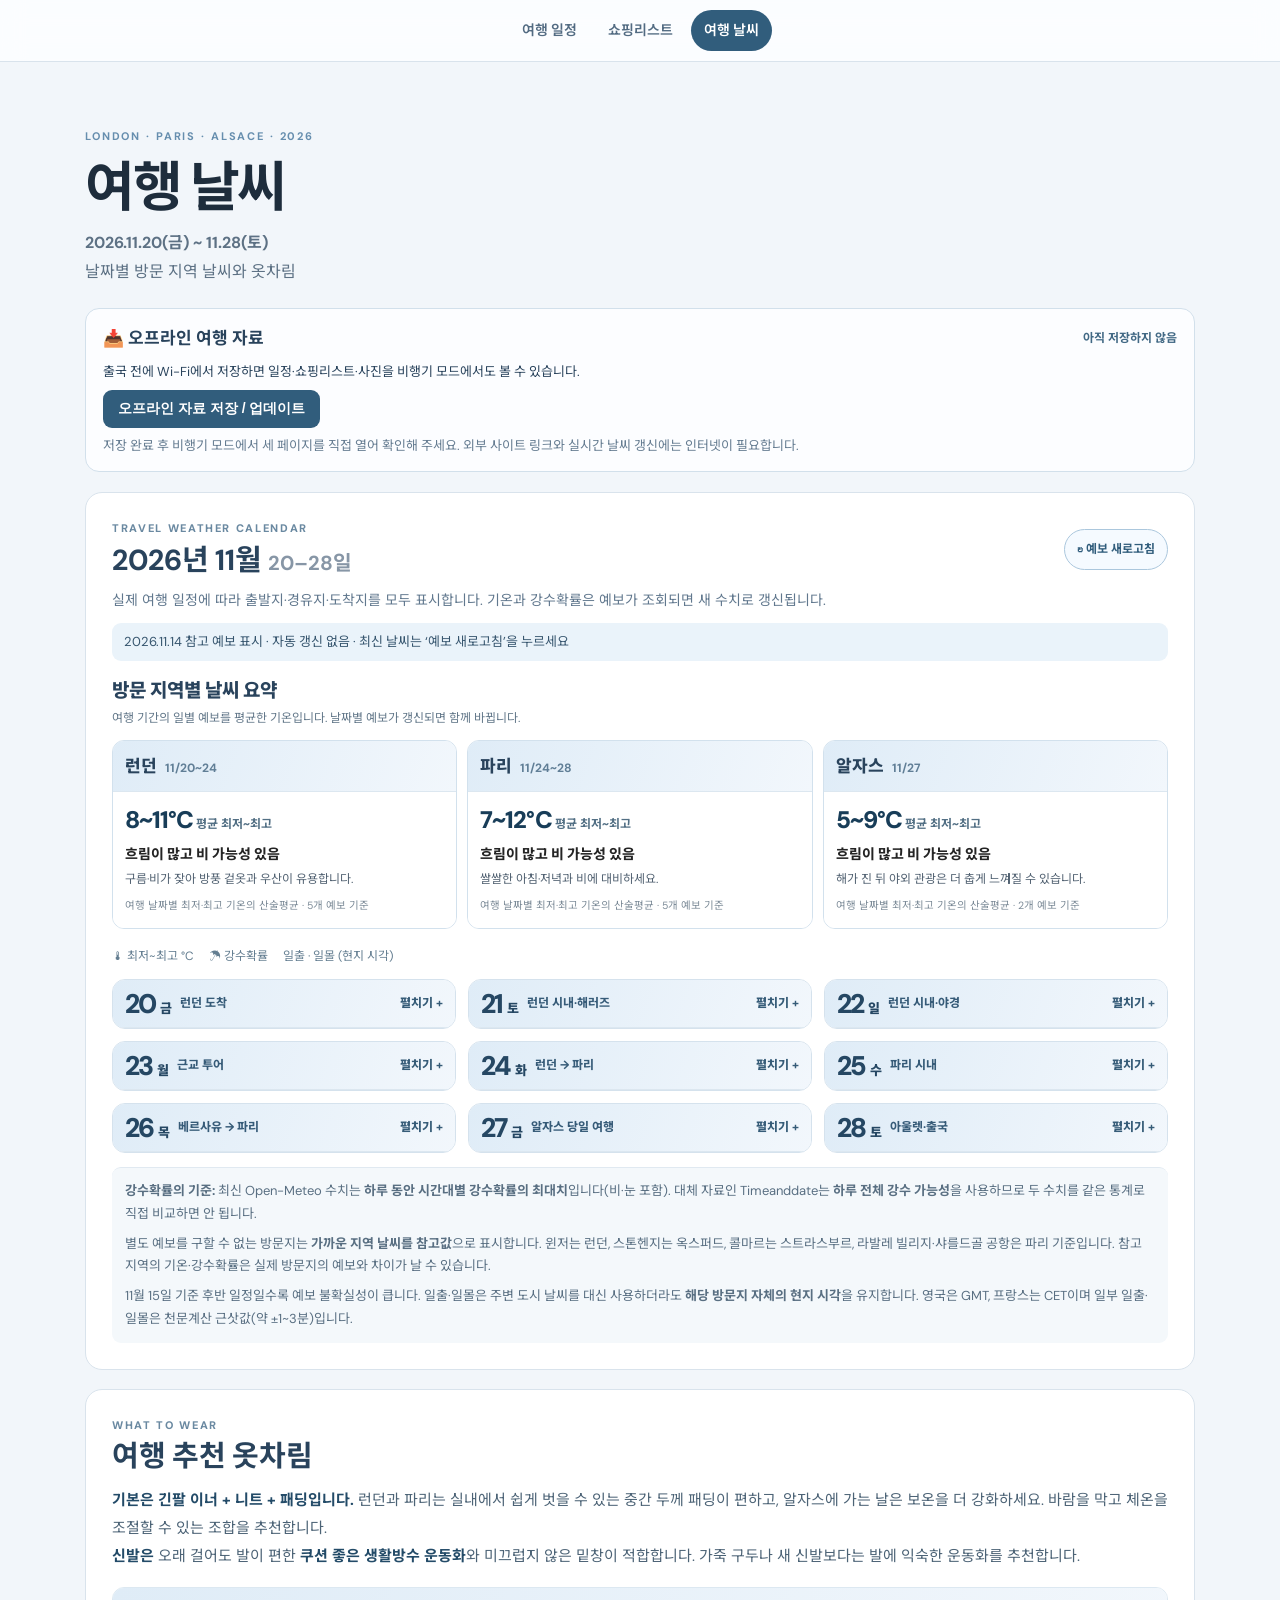
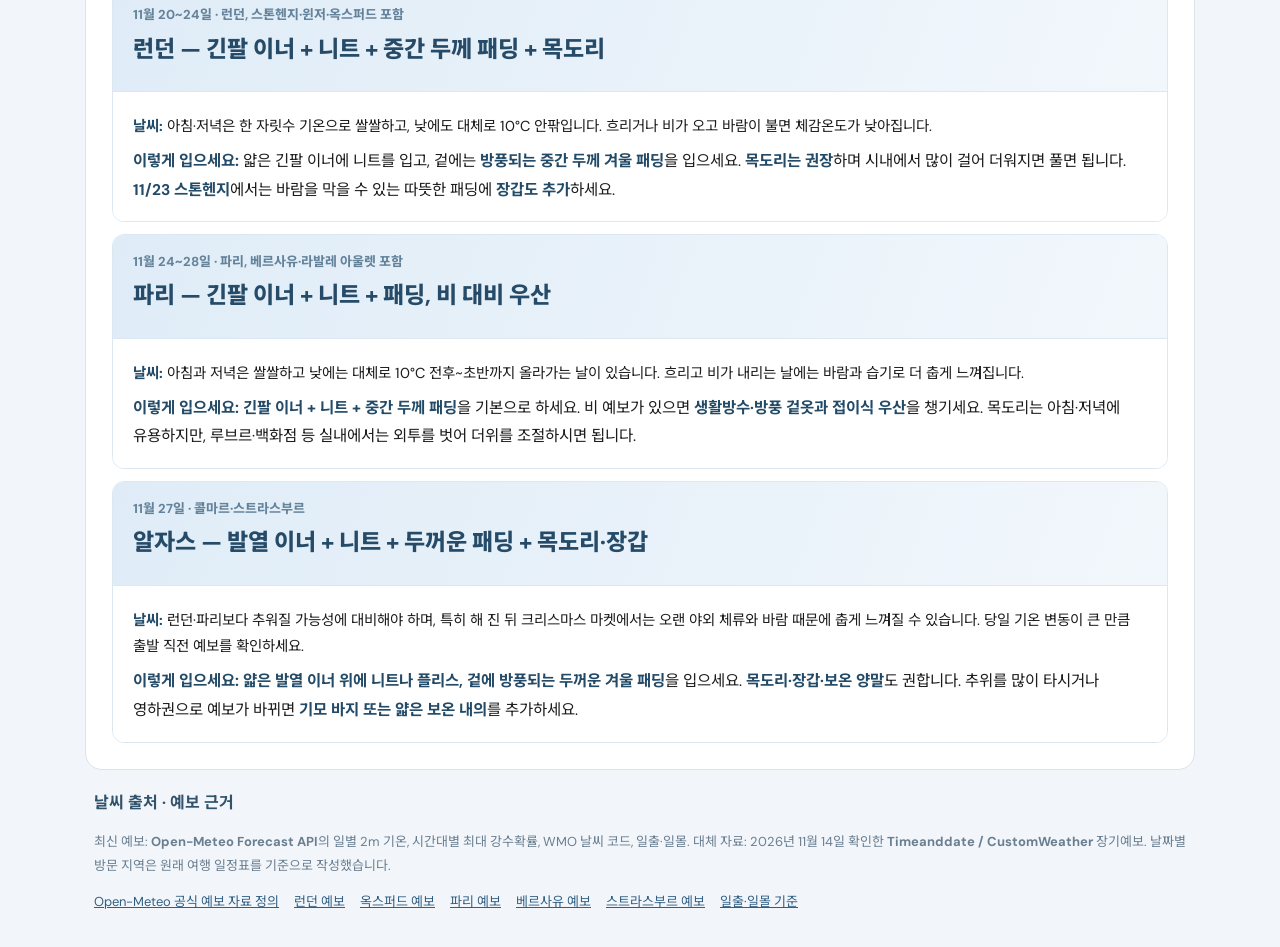
<file: weather.html>
<!doctype html><html lang="ko"><head><meta charset="utf-8"><meta name="viewport" content="width=device-width,initial-scale=1,viewport-fit=cover"><meta name="theme-color" content="#f7f5f0"><title>여행 날씨 | 2026 런던·파리</title><link rel="stylesheet" href="site.css?v=20261012-shop-jelly-nav-01"><style>
body[data-document="weather"] main{width:min(calc(100% - 24px),1110px)}
.w-wrap{background:white;border:1px solid #d9e3ec;border-radius:17px;padding:clamp(13px,2.4vw,26px);margin:0 0 19px}
.w-top{display:flex;align-items:center;justify-content:space-between;gap:10px}
.w-top h2,.w-outfits h2{font-size:clamp(23px,3vw,29px);line-height:1.35;color:#29435c;margin:0}
.w-top small{color:#8796a6;font-size:.7em}
.w-kicker{font-size:11px;color:#6a89a1;letter-spacing:.15em;font-weight:800;margin:0 0 2px}
.w-ref{border:1px solid #abc7dd;color:#315d7c;background:#f5faff;border-radius:24px;padding:9px 12px;cursor:pointer;white-space:nowrap;font:inherit;font-size:12px;font-weight:700}
.w-ref:disabled{opacity:.6;cursor:wait}
.w-intro{font-size:14px;line-height:1.7;color:#61788e;margin:9px 0}
.w-status{font-size:13px;line-height:1.6;color:#36556e;background:#eaf3fa;padding:9px 12px;border-radius:9px;margin:10px 0}
.w-region-overview{margin:17px 0 17px}
.w-region-overview h3{color:#29435c;font-size:19px;font-weight:800;line-height:1.4;margin:0 0 4px}
.w-overview-desc{color:#627789;font-size:12px;line-height:1.65;margin:0 0 11px}
.w-region-grid{display:grid;grid-template-columns:repeat(3,minmax(0,1fr));gap:10px}
.w-region-card{min-width:0;border:1px solid #d2e1ed;border-radius:12px;overflow:hidden;background:#fff}
.w-region-head{display:flex;align-items:baseline;gap:8px;flex-wrap:wrap;padding:10px 12px;background:linear-gradient(110deg,#dfecf7,#f2f7fc);border-bottom:1px solid #dce7f0}
.w-region-head strong{color:#29435c;font-size:17px;font-weight:800}
.w-region-head small{color:#607e96;font-size:12px;font-weight:700}
.w-region-body{padding:13px 12px 14px;background:#fff;color:#181818}
.w-region-temp{font-size:24px;font-weight:850;letter-spacing:-.04em;line-height:1.25;color:#183d58}
.w-region-temp small{font-size:12px;color:#526f84;font-weight:700;letter-spacing:0}
.w-region-sky{font-size:14px;font-weight:750;color:#242424;margin-top:9px;line-height:1.5}
.w-region-extra{font-size:12px;color:#526272;line-height:1.65;margin-top:5px}
.w-region-source{font-size:10.5px;color:#7b8a97;margin-top:8px;line-height:1.5}
.w-legend{font-size:12px;color:#647e91;margin:12px 0;display:flex;flex-wrap:wrap;gap:6px 15px}
.w-calendar{display:grid;grid-template-columns:repeat(3,minmax(0,1fr));gap:12px;align-items:start}
.w-day{min-width:0;background:#fff;border:1px solid #d5e2ed;border-radius:13px;overflow:hidden}
.w-date{display:flex;align-items:center;gap:8px;background:linear-gradient(110deg,#dfecf7,#f2f7fc);border:0;border-bottom:1px solid #dce7f0;padding:10px 12px;width:100%;font:inherit;text-align:left;cursor:pointer;appearance:none}
.w-date:focus-visible{outline:3px solid #7ca6c5;outline-offset:-3px}
.w-toggle{font-size:12px;font-weight:800;color:#365c78;white-space:nowrap;margin-left:auto}
.w-day-body{background:#fff}
.w-day-body[hidden]{display:none!important}
.w-num{font-size:27px;font-weight:850;line-height:1;color:#254763;letter-spacing:-.06em;flex-shrink:0}
.w-week{font-size:13px;margin-left:4px;letter-spacing:0}
.w-desc{font-size:12px;font-weight:750;color:#365b78;line-height:1.35;min-width:0}
.w-city{padding:9px 11px;border-bottom:1px solid #e7edf3;background:#fff;color:#191919}
.w-city:last-child{border-bottom:0}
.w-name{display:flex;justify-content:space-between;align-items:baseline;gap:5px;flex-wrap:wrap}
.w-name strong{font-size:17px;line-height:1.4;color:#191919}
.w-name small{font-size:14px;color:#323232;line-height:1.45;font-weight:600}
.w-weather{display:flex;align-items:center;gap:7px;flex-wrap:wrap;margin:5px 0 3px}
.w-emoji{font-size:18px;line-height:1}
.w-temp{font-size:18px;color:#161616;font-weight:800}
.w-pop{border-radius:19px;background:#e8f0fa;color:#183d62;font-size:12px;line-height:1.5;padding:3px 7px;font-weight:800}
.w-pop.rainy{color:#153e72;background:#dfeafe}
.w-sun{font-size:16px;color:#222;line-height:1.55;font-weight:650;font-variant-numeric:tabular-nums}
.w-source{font-size:11px;color:#444;line-height:1.4;margin-top:3px}
.w-caution{font-size:13px;color:#596f82;background:#f4f8fb;border-top:1px solid #e0e9f1;border-radius:9px;padding:12px 13px;margin-top:14px;line-height:1.75}
.w-caution p{margin:0 0 7px}
.w-caution p:last-child{margin-bottom:0}
.w-lead{color:#4c6376;font-size:15px;line-height:1.85;margin:11px 0 17px}
.w-lead[data-weather-field="outfit_intro"]{white-space:pre-line}
.w-clothes{display:grid;grid-template-columns:1fr;gap:12px}
.w-clothes article{background:#fff;border:1px solid #dce8f1;border-radius:12px;padding:0;overflow:hidden}
.w-outfit-heading{background:linear-gradient(110deg,#dfecf7,#f2f7fc);padding:15px 20px;border-bottom:1px solid #dce7f0}
.w-outfit-body{background:#fff;padding:14px 20px 17px;color:#161616}
.w-outfit-body strong{color:#111}
.w-clothes small{display:block;color:#64839a;font-size:13px;font-weight:750}
.w-clothes h3{font-size:clamp(19px,2.7vw,23px);color:#254b68;line-height:1.5;margin:5px 0 10px;font-weight:800}
.w-clothes p{color:#1d1d1d;font-size:15px;line-height:1.85;margin:7px 0 0;word-break:keep-all}
.w-clothes strong,.w-lead strong{color:#234b68}
.w-clothes .w-weather-reason{color:#1c1c1c;font-size:14.5px}
.w-clothes .w-wear-detail{color:#1c1c1c;font-size:15.5px}
.w-cites{font-size:13px;color:#697e90;line-height:1.8;margin:0 0 33px;padding:0 9px}
.w-cites h3{font-size:16px;margin:0 0 5px;color:#31536c}
.w-cites a{margin-right:12px;display:inline-block;font-size:13px}
@media(max-width:850px){.w-calendar{grid-template-columns:repeat(2,minmax(0,1fr))}.w-region-grid{grid-template-columns:repeat(3,minmax(0,1fr))}.w-region-temp{font-size:21px}}
@media(max-width:570px){.w-calendar,.w-clothes{grid-template-columns:1fr}.w-region-grid{grid-template-columns:1fr;gap:9px}.w-region-head{padding:10px 13px}.w-region-body{padding:11px 13px 13px}.w-region-temp{font-size:23px}.w-wrap{border-radius:14px;padding:13px;margin-bottom:14px}.w-top{align-items:flex-start}.w-ref{font-size:11px;padding:8px}.w-date{padding:11px}.w-city{padding:10px 12px}.w-temp{font-size:19px}body[data-document="weather"] .hero{padding-top:29px}}
</style><link rel="manifest" href="manifest.webmanifest"><link rel="icon" href="icon.svg" type="image/svg+xml"><script defer src="offline.js?v=20261117-offline-v1"></script></head>
<body data-document="weather"><header><nav aria-label="사이트 메뉴"><a href="index.html">여행 일정</a><a href="shopping.html">쇼핑리스트</a><a class="active" aria-current="page" href="weather.html">여행 날씨</a></nav></header><main>
<section class="hero"><p>LONDON · PARIS · ALSACE · 2026</p><h1>여행 날씨</h1><div><strong>2026.11.20(금) ~ 11.28(토)</strong><br>날짜별 방문 지역 날씨와 옷차림</div></section>
<section class="w-wrap"><div class="w-top"><div><p class="w-kicker">TRAVEL WEATHER CALENDAR</p><h2>2026년 11월 <small>20–28일</small></h2></div><button class="w-ref" type="button" id="weather-reload">↻ 예보 새로고침</button></div>
<p class="w-intro" data-weather-field="calendar_intro">실제 여행 일정에 따라 출발지·경유지·도착지를 모두 표시합니다. 기온과 강수확률은 예보가 조회되면 새 수치로 갱신됩니다.</p>
<div id="weather-status" class="w-status" role="status" aria-live="polite">저장된 예보 확인 중…</div>
<section class="w-region-overview" aria-labelledby="w-region-title">
<h3 id="w-region-title">방문 지역별 날씨 요약</h3>
<p class="w-overview-desc" data-weather-field="overview_intro">여행 기간의 일별 예보를 평균한 기온입니다. 날짜별 예보가 갱신되면 함께 바뀝니다.</p>
<div id="weather-region-summary" class="w-region-grid" aria-live="polite">
<article class="w-region-card"><div class="w-region-head"><strong>런던</strong><small>11/20~24</small></div><div class="w-region-body"><b>기온 계산 중…</b></div></article>
<article class="w-region-card"><div class="w-region-head"><strong>파리</strong><small>11/24~28</small></div><div class="w-region-body"><b>기온 계산 중…</b></div></article>
<article class="w-region-card"><div class="w-region-head"><strong>알자스</strong><small>11/27</small></div><div class="w-region-body"><b>기온 계산 중…</b></div></article>
</div>
</section>
<div class="w-legend"><span>🌡 최저~최고 °C</span><span>☂ 강수확률</span><span>일출 · 일몰 (현지 시각)</span></div>
<div class="w-calendar" id="weather-calendar" aria-label="9일 여행 날씨 캘린더"></div>
<div class="w-caution"><p><strong>강수확률의 기준:</strong> 최신 Open-Meteo 수치는 <strong>하루 동안 시간대별 강수확률의 최대치</strong>입니다(비·눈 포함). 대체 자료인 Timeanddate는 <strong>하루 전체 강수 가능성</strong>을 사용하므로 두 수치를 같은 통계로 직접 비교하면 안 됩니다.</p><p>별도 예보를 구할 수 없는 방문지는 <strong>가까운 지역 날씨를 참고값</strong>으로 표시합니다. 윈저는 런던, 스톤헨지는 옥스퍼드, 콜마르는 스트라스부르, 라발레 빌리지·샤를드골 공항은 파리 기준입니다. 참고 지역의 기온·강수확률은 실제 방문지의 예보와 차이가 날 수 있습니다.</p><p>11월 15일 기준 후반 일정일수록 예보 불확실성이 큽니다. 일출·일몰은 주변 도시 날씨를 대신 사용하더라도 <strong>해당 방문지 자체의 현지 시각</strong>을 유지합니다. 영국은 GMT, 프랑스는 CET이며 일부 일출·일몰은 천문계산 근삿값(약 ±1~3분)입니다.</p></div>
</section>
<section class="w-wrap w-outfits">
<p class="w-kicker">WHAT TO WEAR</p>
<h2>여행 추천 옷차림</h2>
<p class="w-lead" data-weather-field="outfit_intro"><strong>기본은 긴팔 이너 + 니트 + 패딩입니다.</strong> 런던과 파리는 실내에서 쉽게 벗을 수 있는 중간 두께 패딩이 편하고, 알자스에 가는 날은 보온을 더 강화하세요. 바람을 막고 체온을 조절할 수 있는 조합을 추천합니다.<br><strong>신발은</strong> 오래 걸어도 발이 편한 <strong>쿠션 좋은 생활방수 운동화</strong>와 미끄럽지 않은 밑창이 적합합니다. 가죽 구두나 새 신발보다는 발에 익숙한 운동화를 추천합니다.</p>
<div class="w-clothes">
<article><div class="w-outfit-heading"><small data-weather-field="london_period">11월 20~24일 · 런던, 스톤헨지·윈저·옥스퍼드 포함</small>
<h3 data-weather-field="london_title">런던 — 긴팔 이너 + 니트 + 중간 두께 패딩 + 목도리</h3></div><div class="w-outfit-body"><p class="w-weather-reason" data-weather-field="london_weather"><strong>날씨:</strong> 아침·저녁은 한 자릿수 기온으로 쌀쌀하고, 낮에도 대체로 10°C 안팎입니다. 흐리거나 비가 오고 바람이 불면 체감온도가 낮아집니다.</p>
<p class="w-wear-detail" data-weather-field="london_clothing"><strong>이렇게 입으세요:</strong> 얇은 긴팔 이너에 니트를 입고, 겉에는 <strong>방풍되는 중간 두께 겨울 패딩</strong>을 입으세요. <strong>목도리는 권장</strong>하며 시내에서 많이 걸어 더워지면 풀면 됩니다. <strong>11/23 스톤헨지</strong>에서는 바람을 막을 수 있는 따뜻한 패딩에 <strong>장갑도 추가</strong>하세요.</p></div></article>
<article><div class="w-outfit-heading"><small data-weather-field="paris_period">11월 24~28일 · 파리, 베르사유·라발레 아울렛 포함</small>
<h3 data-weather-field="paris_title">파리 — 긴팔 이너 + 니트 + 패딩, 비 대비 우산</h3></div><div class="w-outfit-body"><p class="w-weather-reason" data-weather-field="paris_weather"><strong>날씨:</strong> 아침과 저녁은 쌀쌀하고 낮에는 대체로 10°C 전후~초반까지 올라가는 날이 있습니다. 흐리고 비가 내리는 날에는 바람과 습기로 더 춥게 느껴집니다.</p>
<p class="w-wear-detail" data-weather-field="paris_clothing"><strong>이렇게 입으세요:</strong> <strong>긴팔 이너 + 니트 + 중간 두께 패딩</strong>을 기본으로 하세요. 비 예보가 있으면 <strong>생활방수·방풍 겉옷과 접이식 우산</strong>을 챙기세요. 목도리는 아침·저녁에 유용하지만, 루브르·백화점 등 실내에서는 외투를 벗어 더위를 조절하시면 됩니다.</p></div></article>
<article><div class="w-outfit-heading"><small data-weather-field="alsace_period">11월 27일 · 콜마르·스트라스부르</small>
<h3 data-weather-field="alsace_title">알자스 — 발열 이너 + 니트 + 두꺼운 패딩 + 목도리·장갑</h3></div><div class="w-outfit-body"><p class="w-weather-reason" data-weather-field="alsace_weather"><strong>날씨:</strong> 런던·파리보다 추워질 가능성에 대비해야 하며, 특히 해 진 뒤 크리스마스 마켓에서는 오랜 야외 체류와 바람 때문에 춥게 느껴질 수 있습니다. 당일 기온 변동이 큰 만큼 출발 직전 예보를 확인하세요.</p>
<p class="w-wear-detail" data-weather-field="alsace_clothing"><strong>이렇게 입으세요:</strong> <strong>얇은 발열 이너 위에 니트나 플리스, 겉에 방풍되는 두꺼운 겨울 패딩</strong>을 입으세요. <strong>목도리·장갑·보온 양말</strong>도 권합니다. 추위를 많이 타시거나 영하권으로 예보가 바뀌면 <strong>기모 바지 또는 얇은 보온 내의</strong>를 추가하세요.</p></div></article>
</div>

</section>
<section class="w-cites"><h3>날씨 출처 · 예보 근거</h3><p>최신 예보: <strong>Open-Meteo Forecast API</strong>의 일별 2m 기온, 시간대별 최대 강수확률, WMO 날씨 코드, 일출·일몰. 대체 자료: 2026년 11월 14일 확인한 <strong>Timeanddate / CustomWeather</strong> 장기예보. 날짜별 방문 지역은 원래 여행 일정표를 기준으로 작성했습니다.</p>
<a href="https://open-meteo.com/en/docs" target="_blank" rel="noopener">Open-Meteo 공식 예보 자료 정의</a>
<a href="https://www.timeanddate.com/weather/uk/london/ext" target="_blank" rel="noopener">런던 예보</a>
<a href="https://www.timeanddate.com/weather/uk/oxford/ext" target="_blank" rel="noopener">옥스퍼드 예보</a>
<a href="https://www.timeanddate.com/weather/france/paris/ext" target="_blank" rel="noopener">파리 예보</a>
<a href="https://www.timeanddate.com/weather/france/versailles/ext" target="_blank" rel="noopener">베르사유 예보</a>
<a href="https://www.timeanddate.com/weather/france/strasbourg/ext" target="_blank" rel="noopener">스트라스부르 예보</a>
<a href="https://www.timeanddate.com/sun/uk/london?month=11&year=2026" target="_blank" rel="noopener">일출·일몰 기준</a>
</section></main><script>
(()=>{
'use strict';
const calendar=document.getElementById('weather-calendar'),note=document.getElementById('weather-status'),button=document.getElementById('weather-reload'),regionSummary=document.getElementById('weather-region-summary');
if(!calendar||!note||!button||!regionSummary)return;
const city={
 london:['런던',51.5074,-.1278,'Europe/London'],stonehenge:['스톤헨지',51.1789,-1.8262,'Europe/London'],
 windsor:['윈저',51.4839,-.6044,'Europe/London'],oxford:['옥스퍼드',51.752,-1.2577,'Europe/London'],
 paris:['파리',48.8566,2.3522,'Europe/Paris'],versailles:['베르사유',48.8049,2.1204,'Europe/Paris'],
 colmar:['콜마르',48.0794,7.3585,'Europe/Paris'],strasbourg:['스트라스부르',48.5734,7.7521,'Europe/Paris'],
 serris:['라발레 빌리지',48.8569,2.7886,'Europe/Paris'],cdg:['샤를드골 공항',49.0097,2.5479,'Europe/Paris']
};
let days=[
 [20,'금','런던 도착',[['london','공항·숙소']]],
 [21,'토','런던 시내·해러즈',[['london','대영박물관·웨스트엔드']]],
 [22,'일','런던 시내·야경',[['london','버킹엄궁·스카이가든']]],
 [23,'월','근교 투어',[['london','출발·귀가'],['stonehenge','스톤헨지'],['windsor','윈저성'],['oxford','옥스퍼드']]],
 [24,'화','런던 → 파리',[['london','유로스타 출발'],['paris','도착·시내']]],
 [25,'수','파리 시내',[['paris','루브르·몽마르트르']]],
 [26,'목','베르사유 → 파리',[['versailles','오전 궁전·정원'],['paris','오후 백화점·방돔']]],
 [27,'금','알자스 당일 여행',[['paris','출발·귀환'],['colmar','오전·낮'],['strasbourg','오후·야경']]],
 [28,'토','아울렛·출국',[['paris','아침·체크아웃'],['serris','라발레 빌리지'],['cdg','공항·출국']]]
];
// 2026-11-14 Timeanddate CustomWeather snapshot; °F to °C rounded.
// Each array is [low°C, high°C, daily precipitation chance %, condition].
// On a missing city-specific forecast, nearby weather is displayed explicitly as
// a reference value, never relabelled as an independently measured local forecast.
const nearby={stonehenge:'oxford',windsor:'london',colmar:'strasbourg',serris:'paris',cdg:'paris'};
const snapshot={
 'london|20':[6,11,5,3],'london|21':[7,11,47,4],'london|22':[9,11,72,5],
 'london|23':[8,12,56,4],'london|24':[9,12,57,4],
 'oxford|23':[7,11,51,4],
 'paris|24':[8,11,60,4],'paris|25':[7,11,54,4],
 'paris|26':[8,12,59,4],'paris|27':[6,13,50,4],'paris|28':[6,12,61,5],
 'versailles|26':[7,11,68,5],'strasbourg|27':[5,9,58,4]
};
// Date-specific local sunrise/sunset; published almanac when available,
// coordinate-derived astronomical estimate for missing localities (±1-3 min).
const sun={
 'london|20':['07:26','16:04'],'london|21':['07:28','16:03'],'london|22':['07:30','16:02'],
 'london|23':['07:31','16:01'],'london|24':['07:33','16:00'],
 'stonehenge|23':['07:37','16:10'],'windsor|23':['07:33','16:04'],'oxford|23':['07:37','16:05'],
 'paris|24':['08:12','17:01'],'paris|25':['08:14','17:00'],'paris|26':['08:15','16:59'],
 'paris|27':['08:17','16:58'],'paris|28':['08:18','16:58'],
 'versailles|26':['08:16','17:00'],'colmar|27':['07:54','16:42'],
 'strasbourg|27':['07:54','16:38'],'serris|28':['08:16','16:57'],'cdg|28':['08:18','16:57']
};
const emoji=['☀️','⛅','⛅','☁️','🌦️','🌧️','🌨️','🌫️','⛈️'];
const weatherCode=n=>n===0?0:[1,2].includes(n)?2:n===3?3:[45,48].includes(n)?7:[51,53,55,56,57,61,66,80].includes(n)?4:[63,65,67,81,82].includes(n)?5:[71,73,75,77,85,86].includes(n)?6:n>=95?8:3;
const refs=new Map(),liveForecasts=new Map(),key=(c,d)=>c+'|'+d;
const WEATHER_KEY='london-paris-weather-last-viewed-v1';
let lastWeatherStamp='',weatherOrigin='reference';
function loadSavedForecasts(){
 try{
  const saved=JSON.parse(localStorage.getItem(WEATHER_KEY)||'null');
  if(!saved||saved.version!==1||typeof saved.data!=='object'||!saved.data)return;
  for(const [name,record] of Object.entries(saved.data)){
   if(!record||!Array.isArray(record.values)||record.values.length!==4||
      !record.values.every(Number.isFinite))continue;
   const arr=record.values.slice();
   if(Array.isArray(record.sun)&&record.sun.length===2&&record.sun.every(x=>typeof x==='string'))arr.sun=record.sun;
   liveForecasts.set(name,arr);
  }
  lastWeatherStamp=typeof saved.updatedAt==='string'?saved.updatedAt:'';
  weatherOrigin=saved.origin==='previousCache'?'previousCache':'manual';
 }catch(error){console.warn('Saved weather unavailable',error)}
}
function saveForecasts(){
 const data={};
 for(const [name,arr] of liveForecasts){
  data[name]={values:arr.slice(0,4),sun:Array.isArray(arr.sun)?arr.sun:null};
 }
 try{
  localStorage.setItem(WEATHER_KEY,JSON.stringify({version:1,updatedAt:lastWeatherStamp,origin:weatherOrigin,data}));
  return true;
 }catch(error){console.warn('Unable to save weather locally',error);return false}
}
function weatherStatus(){
 if(lastWeatherStamp){
  const stamp=new Intl.DateTimeFormat('ko-KR',{dateStyle:'short',timeStyle:'short',timeZone:'Asia/Seoul'}).format(new Date(lastWeatherStamp));
  return '마지막 수동 조회: '+stamp+' (한국 시간) · 저장된 예보 표시 · 자동 갱신 없음';
 }
 if(liveForecasts.size)return '이전에 불러온 예보 표시 (조회 시각 확인 불가) · 자동 갱신 없음';
 return '2026.11.14 참고 예보 표시 · 자동 갱신 없음 · 최신 날씨는 ‘예보 새로고침’을 누르세요';
}
function makeForecastURL(id){
 const c=city[id],url=new URL('https://api.open-meteo.com/v1/forecast');
 url.searchParams.set('latitude',String(c[1]));url.searchParams.set('longitude',String(c[2]));
 url.searchParams.set('timezone',c[3]);url.searchParams.set('forecast_days','16');
 url.searchParams.set('daily','temperature_2m_min,temperature_2m_max,precipitation_probability_max,weather_code,sunrise,sunset');
 return url;
}
function absorbForecast(id,daily){
 if(!daily||!Array.isArray(daily.time))return 0;
 let updated=0;
 for(const d of days){
  const date='2026-11-'+String(d[0]).padStart(2,'0'),idx=daily.time.indexOf(date);
  if(idx<0||!d[3].some(x=>x[0]===id))continue;
  const lo=daily.temperature_2m_min?.[idx],hi=daily.temperature_2m_max?.[idx],pop=daily.precipitation_probability_max?.[idx];
  if(!Number.isFinite(lo)||!Number.isFinite(hi)||!Number.isFinite(pop))continue;
  const rise=daily.sunrise?.[idx],set=daily.sunset?.[idx];
  const st=typeof rise==='string'&&typeof set==='string'?[rise.slice(11,16),set.slice(11,16)]:sun[key(id,d[0])];
  liveForecasts.set(key(id,d[0]),Object.assign([Math.round(lo),Math.round(hi),Math.round(pop),weatherCode(daily.weather_code?.[idx])],{sun:st}));
  updated++;
 }
 return updated;
}
async function restorePriorCachedForecasts(){
 // Recover old visits without accessing the network. This runs only when
 // this device has no manually saved weather record yet.
 if(liveForecasts.size||!('caches' in window))return;
 const ids=[...new Set(days.flatMap(d=>d[3].map(x=>x[0])))];
 let restored=0;
 for(const id of ids){
  try{
   const cached=await caches.match(makeForecastURL(id).href);
   if(!cached)continue;
   const body=await cached.json();
   restored+=absorbForecast(id,body.daily);
  }catch(error){}
 }
 if(restored){
  weatherOrigin='previousCache';
  lastWeatherStamp='';
  saveForecasts();
 }
}
loadSavedForecasts();
const regions=[
 {name:'런던',dates:'11/20~24',items:[20,21,22,23,24].map(d=>['london',d]),hint:'구름·비가 잦아 방풍 겉옷과 우산이 유용합니다.'},
 {name:'파리',dates:'11/24~28',items:[24,25,26,27,28].map(d=>['paris',d]),hint:'쌀쌀한 아침·저녁과 비에 대비하세요.'},
 {name:'알자스',dates:'11/27',items:[['colmar',27],['strasbourg',27]],hint:'해가 진 뒤 야외 관광은 더 춥게 느껴질 수 있습니다.'}
];
function forecastValue(c,d){
 const own=key(c,d),refCity=nearby[c];
 return liveForecasts.get(own)||snapshot[own]||
   (refCity?(liveForecasts.get(key(refCity,d))||snapshot[key(refCity,d)]):null);
}
function renderRegionSummary(){
 regionSummary.textContent='';
 for(const region of regions){
  const values=region.items.map(([c,d])=>forecastValue(c,d)).filter(v=>
   v&&Number.isFinite(v[0])&&Number.isFinite(v[1])&&Number.isFinite(v[2]));
  const panel=node('article','w-region-card');
  const head=node('div','w-region-head');
  head.append(node('strong','',region.name),node('small','',region.dates));
  const body=node('div','w-region-body');
  if(values.length){
   const mean=i=>Math.round(values.reduce((sum,v)=>sum+v[i],0)/values.length);
   const lo=mean(0),hi=mean(1);
   const temp=node('div','w-region-temp',lo+'~'+hi+'°C');
   temp.append(node('small','','  평균 최저~최고'));
   const rainDays=values.filter(v=>[4,5,6,8].includes(v[3])).length;
   const cloudyDays=values.filter(v=>[2,3,4,5,6,7,8].includes(v[3])).length;
   const mood=rainDays>=Math.ceil(values.length/2)?'흐림이 많고 비 가능성 있음':
     cloudyDays>=Math.ceil(values.length/2)?'구름이 많고 때때로 비 가능':'비교적 맑음 · 기온은 쌀쌀함';
   body.append(temp,node('div','w-region-sky',mood),
     node('div','w-region-extra',region.hint),
     node('div','w-region-source','여행 날짜별 최저·최고 기온의 산술평균 · '+values.length+'개 예보 기준'));
  }else{
   body.append(node('div','w-region-temp','예보 자료 없음'));
  }
  panel.append(head,body);regionSummary.append(panel);
 }
}
function show(c,d){
 const el=refs.get(key(c,d));if(!el)return;
 const own=key(c,d),refCity=nearby[c];
 const directLive=liveForecasts.get(own);
 const directBackup=snapshot[own];
 const nearbyLive=refCity?liveForecasts.get(key(refCity,d)):null;
 const nearbyBackup=refCity?snapshot[key(refCity,d)]:null;
 // A city-specific live forecast has priority, then its own dated forecast;
 // otherwise use the nearest relevant city's live or dated forecast.
 const v=directLive||directBackup||nearbyLive||nearbyBackup;
 const proxy=!directLive&&!directBackup&&!!v;
 const valid=v&&Number.isFinite(v[0])&&Number.isFinite(v[1])&&Number.isFinite(v[2]);
 // Sunrise/sunset always belong to the actual itinerary destination,
 // never copied from a proxy forecast city.
 const s=directLive?.sun||sun[own];
 el.icon.textContent=valid?emoji[v[3]]||'☁️':'🕒';
 el.temp.textContent=valid?v[0]+'~'+v[1]+'°C':'기온 —';
 el.rain.textContent=valid?'☂ '+v[2]+'%':'☂ —';
 el.rain.classList.toggle('rainy',valid&&v[2]>=50);
 el.sun.textContent=s?'일출 '+s[0]+' · 일몰 '+s[1]:'일출·일몰 —';
 const sourceLive=!!directLive||(proxy&&!!nearbyLive);
 el.src.textContent=proxy
   ?city[refCity][0]+' 기준 참고 · '+(sourceLive?'Open-Meteo 저장 예보':'11/14 예보')
   :directLive?'Open-Meteo 저장 예보':directBackup?'11/14 확인 · Timeanddate':'지역 예보 조회 불가';
}
function renderForecasts(){
 for(const [day,,,stops] of days)for(const [id] of stops)show(id,day);
 renderRegionSummary();
}
function node(tag,cls,txt){
 const el=document.createElement(tag);if(cls)el.className=cls;if(txt!==undefined)el.textContent=txt;return el;
}
function renderCalendar(){
 calendar.textContent='';
 refs.clear();
 for(const [day,weekday,title,stops] of days){
 const card=node('article','w-day');card.setAttribute('aria-label','11월 '+day+'일 '+weekday+'요일 '+title);
 const head=node('button','w-date w-date-toggle'),number=node('div','w-num',String(day)),week=node('span','w-week',weekday);
 head.type='button';
 const body=node('div','w-day-body');body.id='weather-day-'+day;body.hidden=true;
 head.setAttribute('aria-controls',body.id);head.setAttribute('aria-expanded','false');
 const indicator=node('span','w-toggle','펼치기 +');
 number.append(week);head.append(number,node('div','w-desc',title),indicator);
 head.addEventListener('click',()=>{
  const expand=body.hidden;
  body.hidden=!expand;
  head.setAttribute('aria-expanded',String(expand));
  indicator.textContent=expand?'접기 −':'펼치기 +';
  card.classList.toggle('expanded',expand);
 });
 card.append(head,body);
 for(const [id,reason] of stops){
  const box=node('div','w-city'),title=node('div','w-name'),main=node('div','w-weather');
  title.append(node('strong','',city[id][0]),node('small','',reason));
  const icon=node('span','w-emoji'),temp=node('span','w-temp'),rain=node('span','w-pop'),sr=node('div','w-sun'),src=node('div','w-source');
  main.append(icon,temp,rain);box.append(title,main,sr,src);body.append(box);
  refs.set(key(id,day),{icon,temp,rain,sun:sr,src});show(id,day);
 }
 calendar.append(card);
 }
 renderRegionSummary();
}
let sequence=0;
async function reload(){
 const ticket=++sequence,ids=[...new Set(days.flatMap(d=>d[3].map(x=>x[0])))];
 button.disabled=true;button.textContent='조회 중…';
 note.textContent='선택하신 최신 예보 조회 중…';
 let updated=0;
 await Promise.all(ids.map(async id=>{
  try{
   const res=await fetch(makeForecastURL(id),{cache:'no-store'});
   if(!res.ok)throw Error('HTTP '+res.status);
   const body=await res.json();
   if(ticket!==sequence)return;
   updated+=absorbForecast(id,body.daily);
  }catch(error){console.warn('Weather unavailable',id,error)}
 }));
 if(ticket!==sequence)return;
 button.disabled=false;button.textContent='↻ 예보 새로고침';
 if(updated){
  lastWeatherStamp=new Date().toISOString();
  weatherOrigin='manual';
  const saved=saveForecasts();
  renderForecasts();
  note.textContent=weatherStatus()+(saved?'':' · 기기 저장 실패 (페이지 종료 후 유지되지 않을 수 있음)');
 }else note.textContent=weatherStatus()+' · 최신 예보 조회 실패, 기존 표시 유지';
}
// Pages CMS data changes are stored in JSON rather than in weather.html.
function writeFormatted(node,value){
 node.textContent='';
 const pieces=value.split(/(\*\*[\s\S]+?\*\*)/g);
 for(const piece of pieces){
  if(!piece)continue;
  if(piece.startsWith('**')&&piece.endsWith('**')&&piece.length>4){
   const bold=document.createElement('strong');
   bold.textContent=piece.slice(2,-2);
   node.append(bold);
  }else node.append(document.createTextNode(piece));
 }
}
function applyWeatherContent(data){
 if(!data||typeof data!=='object'||Array.isArray(data))return;
 for(const node of document.querySelectorAll('[data-weather-field]')){
  const name=node.dataset.weatherField;
  if(typeof data[name]==='string')writeFormatted(node,data[name]);
 }
 for(const [i,name] of ['region_london_note','region_paris_note','region_alsace_note'].entries()){
  if(typeof data[name]==='string')regions[i].hint=data[name];
 }
 renderRegionSummary();
}
function validWeatherDays(data){
 return Array.isArray(data)&&data.length===9&&
  data.every(row=>Number.isInteger(row.day)&&row.day>=20&&row.day<=28&&
   typeof row.weekday==='string'&&typeof row.title==='string'&&
   Array.isArray(row.stops)&&row.stops.length>0&&
   row.stops.every(stop=>typeof stop.city==='string'&&city[stop.city]&&typeof stop.description==='string'))&&
  new Set(data.map(row=>row.day)).size===9;
}
async function getEditedFile(path){
 // No network calls on visit: read edited weather text/itinerary from
 // CacheStorage if the PWA has already stored it, otherwise use inline data.
 if(!('caches' in window))throw Error('CacheStorage not supported');
 const res=await caches.match(new URL(path,location.href).href);
 if(!res)throw Error('Not saved offline: '+path);
 return res.json();
}
button.addEventListener('click',reload);
renderCalendar();
note.textContent=weatherStatus();
(async()=>{
 const [copy,calendarData]=await Promise.allSettled([
   getEditedFile('weather-content.json'),getEditedFile('weather-days.json')
 ]);
 if(copy.status==='fulfilled')applyWeatherContent(copy.value);
 if(calendarData.status==='fulfilled'&&validWeatherDays(calendarData.value)){
  days=calendarData.value.slice().sort((a,b)=>a.day-b.day)
   .map(d=>[d.day,d.weekday,d.title,d.stops.map(stop=>[stop.city,stop.description])]);
  renderCalendar();
 }
 await restorePriorCachedForecasts();
 renderForecasts();
 note.textContent=weatherStatus();
})();
})();
</script></body></html>
</file>
<file: site.css>
@import url('https://fonts.googleapis.com/css2?family=DM+Sans:wght@400;500;600;700&family=Noto+Sans+KR:wght@400;500;600;700&display=swap');
:root{--ink:#1e2d3c;--muted:#5d7184;--paper:#f2f6fa;--card:#fcfdff;--line:#d9e3ec;--green:#315d7c;--soft:#eaf2f8;--gold:#668eae;font-family:'DM Sans','Noto Sans KR',sans-serif}
*{box-sizing:border-box}
html{min-width:320px;overflow-x:hidden;background:var(--paper);-webkit-text-size-adjust:100%}
body{margin:0;overflow-x:hidden;background:var(--paper);color:var(--ink);font-size:17px;line-height:1.78}
a{color:#315f83}
header{position:sticky;top:0;z-index:5;display:flex;justify-content:center;align-items:center;min-height:62px;padding:0 clamp(14px,5vw,54px);background:#fcfdffed;backdrop-filter:blur(12px);border-bottom:1px solid var(--line)}
.brand{font-weight:700;text-decoration:none;color:var(--ink)}
.brand small{margin-left:8px;color:var(--muted);font-size:10px;letter-spacing:.13em}
nav{display:flex;gap:5px}
nav a{padding:8px 13px;border-radius:30px;text-decoration:none;font-size:14px;font-weight:600;color:#526b82;white-space:nowrap}
nav a.active{color:white;background:var(--green)}
main{width:min(calc(100% - 32px),960px);margin:auto}
.hero{padding:clamp(28px,6vw,65px) 0 22px}
.hero p{margin:0 0 9px;color:var(--gold);letter-spacing:.17em;font-size:11px;font-weight:700}
.hero h1{margin:0;font-size:clamp(34px,6vw,54px);line-height:1.2;letter-spacing:-.04em}
.hero div{margin-top:9px;color:var(--muted);font-size:16px}
#document-content{padding:clamp(18px,4vw,36px);border:1px solid var(--line);border-radius:20px;background:var(--card);box-shadow:0 10px 30px #1f2b240a;overflow-wrap:anywhere}
#document-content p,#document-content li,#document-content td,#document-content th{line-height:1.82;text-align:left;overflow-wrap:anywhere}
#document-content p{margin:.55em 0 1em}
#document-content ul,#document-content ol{padding-left:1.45em;margin:.45em 0 1em}
#document-content li{padding-left:.12em;margin:.22em 0}
#document-content h1,#document-content h2,#document-content h3,#document-content h4,#document-content h5,#document-content h6{color:#29435c;line-height:1.42;word-break:keep-all;overflow-wrap:anywhere}
#document-content h1{font-size:clamp(25px,4vw,35px);margin:.65em 0 .45em}
#document-content h2{font-size:clamp(22px,3.5vw,28px);margin:.75em 0 .45em}
#document-content h3{font-size:clamp(20px,3vw,23px);margin:.8em 0 .45em}
#document-content h4,#document-content h5,#document-content h6{font-size:18px;margin:.8em 0 .4em}
#document-content strong{font-weight:700;color:#1f3348}
#document-content pre{max-width:100%;white-space:pre-wrap;overflow-wrap:anywhere}
#document-content code{overflow-wrap:anywhere}
#document-content table{width:100%;border-collapse:collapse;margin:14px 0 22px;font-size:15px;line-height:1.7}
#document-content td,#document-content th{border:1px solid var(--line);padding:9px 11px;vertical-align:top;text-align:left}
#document-content tr.row-shaded td{background:#f4f8fb}
.table-scroll{max-width:100%;overflow-x:auto;-webkit-overflow-scrolling:touch;margin:14px 0 22px}
#document-content img{display:block;width:auto;max-width:min(100%,560px);max-height:440px;height:auto;object-fit:contain;margin:16px auto;border-radius:12px}
.image-open{display:block;max-width:100%;margin:16px auto;padding:0;border:0;background:none;cursor:zoom-in}
.image-open img{margin:0}
#document-content blockquote,#document-content .callout{margin:18px 0;padding:14px 18px;border-left:4px solid #86acc9;border-radius:8px;background:var(--soft)}
.fold{margin:18px 0;border:1px solid #d2e0eb;border-radius:15px;overflow:hidden;background:white}
.fold-title{padding:15px 17px 11px;background:linear-gradient(100deg,#dceaf5,#eaf2f8)}
.fold-title h1,.fold-title h2,.fold-title h3,.fold-title h4,.fold-title h5,.fold-title h6{margin:0;font-size:clamp(20px,3.6vw,23px);line-height:1.45}
.fold-content{position:relative;max-height:17rem;overflow:hidden;padding:8px 17px 16px}
.fold:not(.expanded) .fold-content::after{content:"";position:absolute;z-index:1;left:0;right:0;bottom:0;height:1.35rem;background:linear-gradient(transparent,#fff);pointer-events:none}
.fold:not(.expanded) .fold-content .image-open{display:none}
.fold.expanded .fold-content{max-height:none;overflow:visible;border-top:1px solid #e1eaf1;padding-top:12px}
.fold-toggle{display:block;width:100%;padding:13px 17px;border:0;border-top:1px solid #e1eaf1;text-align:left;color:#315d7c;background:white;font-size:16px;font-weight:700;cursor:pointer}
.fold-toggle:before{content:'＋';display:inline-grid;place-items:center;width:23px;height:23px;margin-right:9px;border-radius:50%;color:white;background:var(--green)}
.fold-toggle[aria-expanded="true"]:before{content:'−'}
.empty-block{height:14px}
.viewer{position:fixed;inset:0;width:100vw;height:100dvh;max-width:none;max-height:none;margin:0;padding:0;border:0;background:#111;overflow:hidden}
.viewer::backdrop{background:#111}
.viewer img{position:absolute;inset:0;width:100%;height:100%;max-width:none;max-height:none;object-fit:contain;touch-action:none;user-select:none}
.viewer .close{position:absolute;z-index:2;top:max(12px,env(safe-area-inset-top));right:14px;padding:9px 14px;border:1px solid #ffffff66;border-radius:30px;color:white;background:#222a;font-size:15px}
.viewer p{position:absolute;bottom:env(safe-area-inset-bottom);width:100%;color:#fffc;text-align:center;font-size:13px;pointer-events:none}
@media(max-width:640px){
  body{font-size:17.5px;line-height:1.82}
  header{padding:0 10px;min-height:58px}
  .brand{font-size:15px;white-space:nowrap}
  .brand small{font-size:8px;margin-left:4px}
  nav{gap:0}
  nav a{font-size:14px;padding:9px 10px}
  main{width:calc(100% - 20px)}
  .hero{padding:30px 0 18px}
  .hero h1{font-size:36px}
  .hero div{font-size:16px}
  #document-content{padding:18px 14px;border-radius:16px}
  #document-content p,#document-content li,#document-content td,#document-content th{line-height:1.85}
  #document-content h1{font-size:26px}
  #document-content h2{font-size:23px}
  #document-content h3{font-size:20px}
  #document-content table{width:100%;min-width:0;display:block;font-size:16px}
  #document-content td,#document-content th{padding:8px 9px;min-width:0}
  .fold{margin:16px 0;border-radius:14px}
  .fold-title{padding:14px 14px 10px}
  .fold-title h1,.fold-title h2,.fold-title h3,.fold-title h4,.fold-title h5,.fold-title h6{font-size:21px}
  .fold-content{max-height:17rem;padding:8px 14px 17px}
  .fold-toggle{padding:13px 14px;font-size:16px}
  #document-content img{max-height:360px}
}

.fold:not(.expanded) .fold-content .table-scroll{display:block;max-width:100%;overflow:visible}
.fold:not(.expanded) .fold-content table{width:100%;min-width:0;table-layout:fixed;font-size:15px}
.fold:not(.expanded) .fold-content td,.fold:not(.expanded) .fold-content th{min-width:0;padding:6px 5px;overflow-wrap:anywhere}

@media(max-width:640px){
  .table-scroll{overflow:visible}
  #document-content table{display:block;width:100%;min-width:0;border-collapse:separate}
  #document-content tbody{display:block}
  #document-content tr{display:grid;grid-template-columns:minmax(0,1fr);margin:0 0 10px;border:1px solid var(--line);border-radius:11px;background:#fff;overflow:hidden}
  #document-content tr.table-label-row{display:none}
  #document-content td,#document-content th{display:grid;grid-template-columns:76px minmax(0,1fr);gap:10px;min-width:0;padding:8px 10px;border:0;border-bottom:1px solid #eef0eb}
  #document-content td:last-child,#document-content th:last-child{border-bottom:0}
  #document-content td::before,#document-content th::before{content:attr(data-label);font-size:13px;color:var(--muted);font-weight:700;line-height:1.6}
}


/* Section controls remain beside headings on both pages. */
.fold-title{display:flex;align-items:center;justify-content:space-between;gap:12px}
.fold-heading{flex:1;min-width:0}
.fold-toggle-top{
  display:inline-flex;align-items:center;justify-content:center;flex:0 0 auto;width:auto;
  margin:0;padding:8px 12px;border:1px solid #c6d9e8;border-radius:999px;
  background:#fcfdff;color:#315d7c;font-size:14px;line-height:1.25;font-weight:700;
  white-space:nowrap
}
.fold-toggle-top:before{width:18px;height:18px;margin-right:6px;font-size:13px}

@media(max-width:640px){
  .fold-title{gap:6px;padding:12px 9px}
  .fold-toggle-top{padding:8px 9px;font-size:13px}
  .fold-toggle-top:before{width:17px;height:17px;margin-right:5px}
  body[data-document="trip"] main{width:calc(100% - 8px)}
  body[data-document="trip"] #document-content{padding:12px 6px;border-radius:15px}
  body[data-document="trip"] .fold{margin:14px 0;border-radius:13px}
  body[data-document="trip"] .fold-title h1,
  body[data-document="trip"] .fold-title h2,
  body[data-document="trip"] .fold-title h3,
  body[data-document="trip"] .fold-title h4,
  body[data-document="trip"] .fold-title h5,
  body[data-document="trip"] .fold-title h6{font-size:20px}
  body[data-document="trip"] .fold-content{padding:8px 9px 16px}
  body[data-document="trip"] .fold.expanded .fold-content{padding:10px 9px 16px}
  body[data-document="trip"] .fold-toggle-bottom{padding:12px 10px;font-size:15px}
}

/* Itinerary tables fit the viewport. Cells stay in the same row and text wraps inside them. */
body[data-document="trip"] #document-content .table-scroll.itinerary-scroll{
  display:block;width:100%;max-width:100%;overflow-x:hidden;overflow-y:visible
}
body[data-document="trip"] #document-content table.itinerary-table{
  display:table;width:100%;min-width:0;max-width:100%;table-layout:fixed;
  border-collapse:collapse;box-sizing:border-box
}
body[data-document="trip"] #document-content table.itinerary-table tbody{display:table-row-group}
body[data-document="trip"] #document-content table.itinerary-table tr{display:table-row}
body[data-document="trip"] #document-content table.itinerary-table tr.table-label-row{display:table-row}
body[data-document="trip"] #document-content table.itinerary-table th:nth-child(1),
body[data-document="trip"] #document-content table.itinerary-table td:nth-child(1){width:27%}
body[data-document="trip"] #document-content table.itinerary-table th:nth-child(2),
body[data-document="trip"] #document-content table.itinerary-table td:nth-child(2){width:35%}
body[data-document="trip"] #document-content table.itinerary-table th:nth-child(3),
body[data-document="trip"] #document-content table.itinerary-table td:nth-child(3){width:38%}
body[data-document="trip"] #document-content table.itinerary-table td,
body[data-document="trip"] #document-content table.itinerary-table th{
  display:table-cell;min-width:0;padding:7px 8px;border:1px solid var(--line);
  white-space:normal;word-break:normal;overflow-wrap:anywhere;box-sizing:border-box
}
body[data-document="trip"] #document-content table.itinerary-table td::before,
body[data-document="trip"] #document-content table.itinerary-table th::before{display:none;content:none}
@media(max-width:640px){
  body[data-document="trip"] #document-content table.itinerary-table td,
  body[data-document="trip"] #document-content table.itinerary-table th{padding:7px 5px}
}


/* Requested layout refinements */
.section-gap-heading{margin-top:2.2em!important}
.title-only-fold:not(.expanded) .fold-content{display:none}
.title-only-fold:not(.expanded) .fold-toggle-bottom{display:none}
.quick-list-fold table tr:not(.table-label-row) td:first-child{font-weight:700;color:#1f3348}
.quick-list-fold table tr.table-label-row td:first-child{font-weight:400;color:inherit}


/* Last updated timestamp and London/Paris section separator */
.last-updated{
  margin:0 0 12px;
  text-align:right;
  color:var(--muted);
  font-size:15px;
  line-height:1.5;
}
.country-separator{
  height:0;
  margin:34px 0 22px;
  border:0;
  border-top:1px solid var(--line);
}
@media(max-width:640px){
  .last-updated{font-size:14px;margin:0 0 10px}
  .country-separator{margin:30px 0 20px}
}


/* Separate London and Paris shopping sections outside the title card */
.shopping-section-separator{
  height:0;
  margin:34px 0 28px;
  border:0;
  border-top:1px solid var(--line);
}
@media(max-width:640px){
  .shopping-section-separator{margin:30px 0 24px}
}

/* Prevent GFM strike markup from crossing literal schedule and price ranges. */
#document-content del,
#document-content s,
#document-content strike,
#document-content [style*="line-through"]{
  text-decoration-line:none!important;
}


/* Optional interactive trip navigation and shopping checklist (original content preserved). */
.trip-day-switcher,.shopping-check-toolbar{
  margin:8px 0 22px;padding:14px 15px;border:1px solid #cbdce9;border-radius:14px;
  background:#f4f8fc;
}
.trip-day-switcher-title,.shopping-check-head{
  font-size:17px;font-weight:700;color:#29435c;line-height:1.5;margin-bottom:10px;
}
.trip-day-options{display:flex;gap:7px;overflow-x:auto;overscroll-behavior-x:contain;padding:2px 1px 8px;-webkit-overflow-scrolling:touch}
.trip-day-chip,.shopping-filter-chip{
  flex:0 0 auto;appearance:none;cursor:pointer;min-height:38px;
  background:#fff;color:#315d7c;border:1px solid #b8d0e2;border-radius:25px;
  padding:7px 13px;font:inherit;font-size:14px;font-weight:700;line-height:1.4;
}
/* Two-line date chips: date/day above, city below. */
.trip-day-chip{
  display:inline-flex;flex-direction:column;align-items:center;justify-content:center;
  gap:1px;min-width:68px;width:max-content;max-width:none;
  min-height:58px;padding:7px 12px;
  text-align:center;white-space:nowrap;
}
.trip-day-chip-date{display:block;font-size:14px;line-height:1.35;font-weight:700}
.trip-day-chip-city{display:block;font-size:12px;line-height:1.4;font-weight:600;opacity:.85;white-space:nowrap}
.trip-day-chip[aria-pressed="true"],.shopping-filter-chip[aria-pressed="true"]{
  color:#fff;background:#315d7c;border-color:#315d7c;
}
.trip-day-chip:focus-visible,.shopping-filter-chip:focus-visible,
.trip-activity-link:focus-visible,.trip-back-link:focus-visible,
.shopping-check-input:focus-visible{outline:3px solid #86acc9;outline-offset:2px}
.trip-day-tip,.shopping-filter-hint{
  font-size:13px!important;line-height:1.6!important;color:#526b82!important;margin:4px 0 0!important;
}
.trip-day-hidden{display:none!important}
/* The original itinerary text is the detail link; no separate button is shown. */
body[data-document="trip"] #document-content td.itinerary-activity-cell{
  cursor:pointer;touch-action:manipulation;
}
body[data-document="trip"] #document-content .trip-activity-link{
  display:block;width:100%;padding:0;margin:0;border:0;
  background:transparent;color:inherit;text-align:left;
  font:inherit;line-height:inherit;white-space:normal;word-break:normal;
  overflow-wrap:anywhere;cursor:pointer;
  text-decoration-line:underline;text-decoration-style:dotted;
  text-decoration-color:#8aaac4;text-decoration-thickness:1.5px;
  text-underline-offset:3px;
}
body[data-document="trip"] #document-content td.itinerary-activity-cell:hover{
  background:#e7f0f8;
}
body[data-document="trip"] #document-content td.itinerary-activity-cell:active{
  background:#d8e8f5;
}
.trip-return-bar{display:flex;justify-content:flex-start;margin:8px 0 13px}
.trip-return-bottom{margin:18px 0 7px}
.trip-back-link{
  appearance:none;border:1px solid #b7d1e2;border-radius:20px;padding:7px 11px;
  font-size:13px;font-weight:700;color:#315d7c;background:#f1f7fb;cursor:pointer;
}
body[data-document="trip"] #document-content .fold,
body[data-document="trip"] #document-content h3[id]{scroll-margin-top:85px}
body[data-document="trip"] #document-content .fold-content h3,
body[data-document="trip"] #document-content .fold-content h4{scroll-margin-top:85px}

.shopping-check-head{display:flex;flex-wrap:wrap;align-items:center;justify-content:space-between;gap:8px}
.shopping-check-progress{font-size:14px;font-weight:700;color:#315d7c}
.shopping-meter{display:block;width:100%;height:8px;margin:6px 0 13px;accent-color:#315d7c}
.shopping-filter-options{display:flex;flex-wrap:wrap;gap:8px}
body[data-document="shopping"] #document-content tr.shopping-filter-hidden,
body[data-document="shopping"] #document-content .shopping-brand-check.shopping-filter-hidden{display:none!important}
body[data-document="shopping"] #document-content .shopping-check-label{
  display:flex;align-items:flex-start;gap:9px;cursor:pointer;line-height:1.55;
}
.shopping-check-input{
  flex:0 0 auto;width:19px;height:19px;accent-color:#315d7c;
  margin:3px 0 0;cursor:pointer;
}
body[data-document="shopping"] #document-content tr.shopping-interested td{
  background:#e8f1f9;
}
body[data-document="shopping"] #document-content .shopping-brand-check.shopping-interested{
  background:#e8f1f9;border-color:#8aacc7;
}
body[data-document="shopping"] #document-content .shopping-interested .shopping-check-name{
  font-weight:700;color:#254d6d;
}
body[data-document="shopping"] #document-content .shopping-check-label strong{color:inherit}
body[data-document="shopping"] #document-content .shopping-brand-panel h3{margin:0 0 8px;font-size:17px}
.shopping-brand-panel{padding:9px 0 8px}
.shopping-brand-grid{display:grid;grid-template-columns:repeat(2,minmax(0,1fr));gap:8px}
.shopping-brand-check{
  display:flex;align-items:center;gap:8px;min-width:0;padding:7px 9px;
  border:1px solid #d9e3ec;border-radius:9px;background:#f9fbfd;cursor:pointer;
  font-size:14px;line-height:1.45;
}
.shopping-brand-check span{overflow-wrap:anywhere}
.shopping-empty-message{font-size:14px;color:#526b82;padding:8px 0}
.shopping-empty-message[hidden]{display:none!important}
@media(max-width:640px){
  .trip-day-switcher,.shopping-check-toolbar{margin:6px 0 18px;padding:12px 10px}
  .trip-day-chip{padding:7px 10px;font-size:14px;min-width:64px}
  .shopping-brand-grid{grid-template-columns:repeat(2,minmax(0,1fr))}
}


/* Return to the day's timetable without scrolling back through long details. */
.trip-floating-return{
  position:fixed;right:max(14px,env(safe-area-inset-right));
  bottom:calc(16px + env(safe-area-inset-bottom));z-index:10;
  display:inline-flex;align-items:center;justify-content:center;
  min-height:44px;max-width:calc(100vw - 28px);padding:11px 17px;
  border:1px solid #254b6d;border-radius:999px;background:#315d7c;color:#fff;
  box-shadow:0 5px 18px #1e2d3c35;font:inherit;font-size:14px;font-weight:700;
  line-height:1.3;cursor:pointer;
}
.trip-floating-return[hidden]{display:none!important}
.trip-floating-return:focus-visible{outline:3px solid #86acc9;outline-offset:3px}
body:has(dialog[open]) .trip-floating-return{display:none!important}
@media(max-width:640px){
  .trip-floating-return{right:12px;bottom:calc(12px + env(safe-area-inset-bottom));padding:11px 15px}
}


/* The product name navigates to details; the adjacent checkbox changes interest only. */
body[data-document="shopping"] #document-content .shopping-product-link{
  appearance:none;display:inline;border:0;background:transparent;
  padding:0;margin:0;font:inherit;font-weight:700;line-height:inherit;
  color:#315f83;text-align:left;cursor:pointer;
  text-decoration:underline;text-decoration-color:#a6c4d8;text-underline-offset:3px;
  overflow-wrap:anywhere;
}
body[data-document="shopping"] #document-content .shopping-product-link:hover{
  text-decoration-color:#315f83;
}
body[data-document="shopping"] #document-content .shopping-product-link:focus-visible{
  outline:3px solid #86acc9;outline-offset:3px;border-radius:3px;
}
body[data-document="shopping"] #document-content .fold-content h2,
body[data-document="shopping"] #document-content .fold-content h3,
body[data-document="shopping"] #document-content .fold-content li,
body[data-document="shopping"] #document-content .quick-list-fold{
  scroll-margin-top:82px;
}


/* Flight bookings displayed before the daily itinerary; independent of CMS folds. */
.flight-summary{margin:0 0 22px;padding:clamp(15px,3vw,24px);border:1px solid var(--line);border-radius:20px;background:var(--card);box-shadow:0 10px 30px #1f2b240a}
.flight-heading{margin:0 0 15px}
.flight-heading h2{margin:0;color:#29435c;font-size:clamp(21px,3vw,26px);line-height:1.4}
.flight-heading p{margin:3px 0 0;color:var(--muted);font-size:12px;line-height:1.6}
.flight-cards{display:grid;grid-template-columns:repeat(2,minmax(0,1fr));gap:14px}
.flight-card{min-width:0;padding:15px 14px 12px;border:1px solid #cbdce9;border-radius:15px;background:#f7fafd}
.flight-card-head{display:flex;flex-wrap:wrap;justify-content:space-between;align-items:center;gap:5px 9px;margin-bottom:13px;color:#29435c;font-size:13px;line-height:1.5}
.flight-card-head strong{font-size:13px;white-space:nowrap}
.flight-direction{font-weight:700;color:#315d7c}
.flight-route{display:grid;grid-template-columns:minmax(0,1fr) 64px minmax(0,1fr);align-items:start;gap:6px}
.flight-stop{display:flex;flex-direction:column;align-items:flex-start;gap:3px;min-width:0;line-height:1.35}
.flight-time{font-size:clamp(24px,3.4vw,31px);font-weight:700;letter-spacing:-.035em;color:#193a58;white-space:nowrap}
.flight-time em{font-size:11px;font-weight:700;font-style:normal;color:#3f8061;letter-spacing:0}
.flight-code{font-size:16px;color:#29435c}
.flight-airport{font-size:12px;color:var(--muted);word-break:keep-all}
.flight-terminal{display:inline-block;margin-top:5px;padding:5px 7px;border-radius:8px;background:#dcebf7;color:#244e71;font-size:12px;font-weight:700;line-height:1.35;word-break:keep-all}
.flight-journey{display:flex;flex-direction:column;align-items:center;justify-content:center;gap:2px;min-width:0;margin-top:11px;color:#668eae;line-height:1.3}
.flight-journey span{font-size:23px}
.flight-journey small{font-size:10px;color:var(--muted);text-align:center;word-break:keep-all}
.flight-card-foot{margin-top:13px;padding-top:10px;border-top:1px solid #dce6ee;color:var(--muted);font-size:12px;line-height:1.6;word-break:keep-all}
@media(max-width:760px){.flight-cards{grid-template-columns:1fr}.flight-route{grid-template-columns:minmax(0,1fr) 70px minmax(0,1fr)}.flight-card{padding:16px}.flight-time{font-size:28px}}
@media(max-width:380px){.flight-summary{padding:14px}.flight-card{padding:11px}.flight-route{grid-template-columns:minmax(0,1fr) 50px minmax(0,1fr);gap:3px}.flight-time{font-size:24px}.flight-terminal{font-size:11px;padding:4px 5px}.flight-journey small{font-size:9px}}


/* Offline download panel: same blue design as the existing trip pages. */
.offline-panel{margin:0 0 20px;border:1px solid #d2e0eb;border-radius:14px;background:#fcfdff;padding:14px 17px;color:#29435c}
.offline-head{display:flex;justify-content:space-between;align-items:center;gap:10px;flex-wrap:wrap}
.offline-head strong{font-size:17px}
.offline-state{font-size:12px;color:#426985;font-weight:700}
.offline-panel p{font-size:13px;line-height:1.6;margin:8px 0}
.offline-actions button{background:#315d7c;color:white;padding:10px 15px;border:0;border-radius:9px;font-size:14px;font-weight:700;cursor:pointer}
.offline-actions button:disabled{opacity:.55;cursor:wait}
.offline-progress progress{display:block;width:100%;height:9px;accent-color:#315d7c;margin:12px 0 4px}
.offline-progress small{font-size:12px}
.offline-panel .offline-hint{color:#657c91;margin-bottom:0}

/* Compact three-country clocks, always a single horizontal row (320px+). */
body[data-document="trip"] .world-clock{
  display:grid;grid-template-columns:repeat(3,minmax(0,1fr));gap:0;
  margin:0 0 12px;padding:8px 5px;
  border:1px solid #d2e0eb;border-radius:12px;background:#fcfdff;
}
.world-clock-place{
  min-width:0;display:flex;flex-direction:column;align-items:center;justify-content:center;
  gap:0;padding:0 3px;text-align:center;line-height:1.3;white-space:nowrap;
}
.world-clock-place+.world-clock-place{border-left:1px solid #e0e8f0}
.world-clock-country{font-size:12px;font-weight:700;color:#59748c}
.world-clock-hour{display:flex;align-items:baseline;justify-content:center;gap:3px;white-space:nowrap;color:#244b6d}
.clock-numbers{font-size:clamp(19px,3.5vw,23px);font-weight:750;letter-spacing:-.04em;font-variant-numeric:tabular-nums}
.clock-period{font-size:clamp(10px,1.7vw,12px);font-weight:700}
.world-clock-date{font-size:12px;font-weight:600;color:#657c91;font-variant-numeric:tabular-nums}
@media(max-width:380px){
  body[data-document="trip"] .world-clock{padding:7px 2px}
  .world-clock-place{padding:0 1px}
  .world-clock-country,.world-clock-date{font-size:11px}
  .clock-numbers{font-size:19px}
  .clock-period{font-size:10px}
}
</file>
